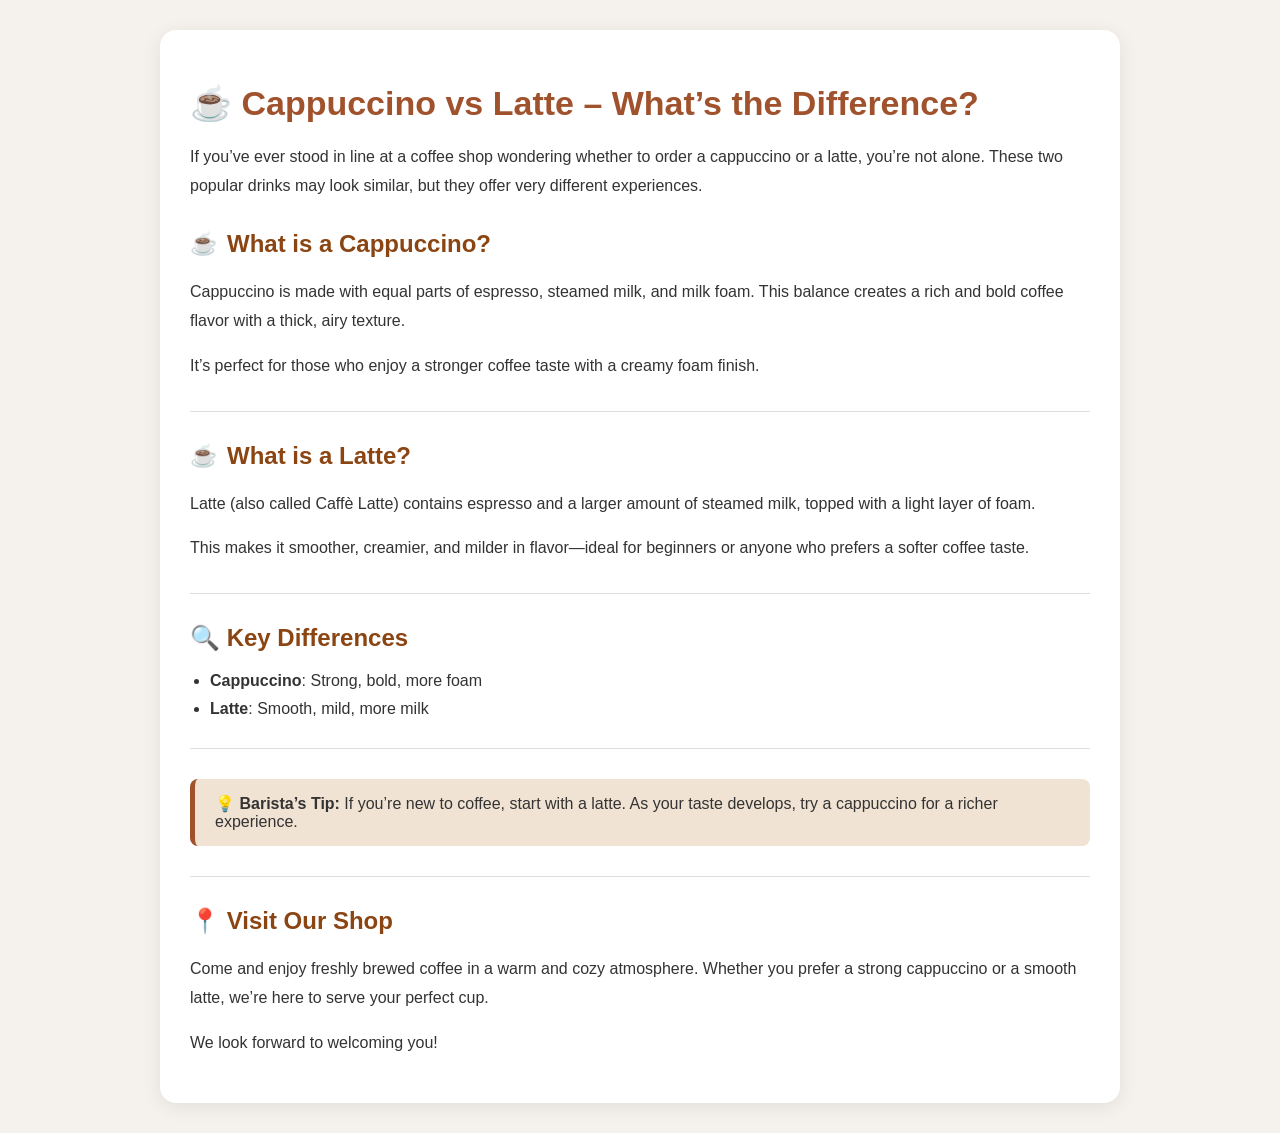
<file: blog1.html>
<!DOCTYPE html>
<html lang="en">
<head>
<meta charset="UTF-8">
<meta name="viewport" content="width=device-width, initial-scale=1.0">
<title>Cappuccino vs Latte</title>
<link rel="icon" href="COFFEE_SHOP_LOGO.webp">
<style>
body {
    font-family: Arial, sans-serif;
    background: #f5f1ed;
    margin: 0;
    padding: 30px;
    color: #333;
}

/* main card */
.container {
    max-width: 900px;
    margin: auto;
    background: #fff;
    padding: 30px;
    border-radius: 16px;
    box-shadow: 0 4px 20px rgba(0,0,0,0.08);
}

/* headings */
h1 {
    font-size: 34px;
    color: #a0522d;
    margin-bottom: 20px;
}

h2 {
    font-size: 24px;
    color: #8b4513;
    margin-top: 30px;
    display: flex;
    align-items: center;
    gap: 10px;
}

p {
    line-height: 1.8;
    margin-bottom: 16px;
}

/* list */
ul {
    padding-left: 20px;
}

li {
    margin-bottom: 10px;
}

/* divider */
hr {
    border: none;
    height: 1px;
    background: #ddd;
    margin: 30px 0;
}

/* highlight tip box */
.tip-box {
    background: #f1e3d3;
    border-left: 5px solid #a0522d;
    padding: 15px 20px;
    border-radius: 8px;
    margin: 20px 0;
}

/* emoji icon spacing */
.icon {
    font-size: 22px;
}
</style>
</head>

<body>

<div class="container">

<h1>☕ Cappuccino vs Latte – What’s the Difference?</h1>

<p>If you’ve ever stood in line at a coffee shop wondering whether to order a cappuccino or a latte, you’re not alone. These two popular drinks may look similar, but they offer very different experiences.</p>

<h2><span class="icon">☕</span> What is a Cappuccino?</h2>
<p>Cappuccino is made with equal parts of espresso, steamed milk, and milk foam. This balance creates a rich and bold coffee flavor with a thick, airy texture.</p>
<p>It’s perfect for those who enjoy a stronger coffee taste with a creamy foam finish.</p>

<hr>

<h2><span class="icon">☕</span> What is a Latte?</h2>
<p>Latte (also called Caffè Latte) contains espresso and a larger amount of steamed milk, topped with a light layer of foam.</p>
<p>This makes it smoother, creamier, and milder in flavor—ideal for beginners or anyone who prefers a softer coffee taste.</p>

<hr>

<h2>🔍 Key Differences</h2>
<ul>
    <li><strong>Cappuccino</strong>: Strong, bold, more foam</li>
    <li><strong>Latte</strong>: Smooth, mild, more milk</li>
</ul>

<hr>

<div class="tip-box">
    <strong>💡 Barista’s Tip:</strong> If you’re new to coffee, start with a latte. As your taste develops, try a cappuccino for a richer experience.
</div>

<hr>

<h2>📍 Visit Our Shop</h2>
<p>Come and enjoy freshly brewed coffee in a warm and cozy atmosphere. Whether you prefer a strong cappuccino or a smooth latte, we’re here to serve your perfect cup.</p>
<p>We look forward to welcoming you!</p>

</div>

</body>
</html>
</file>
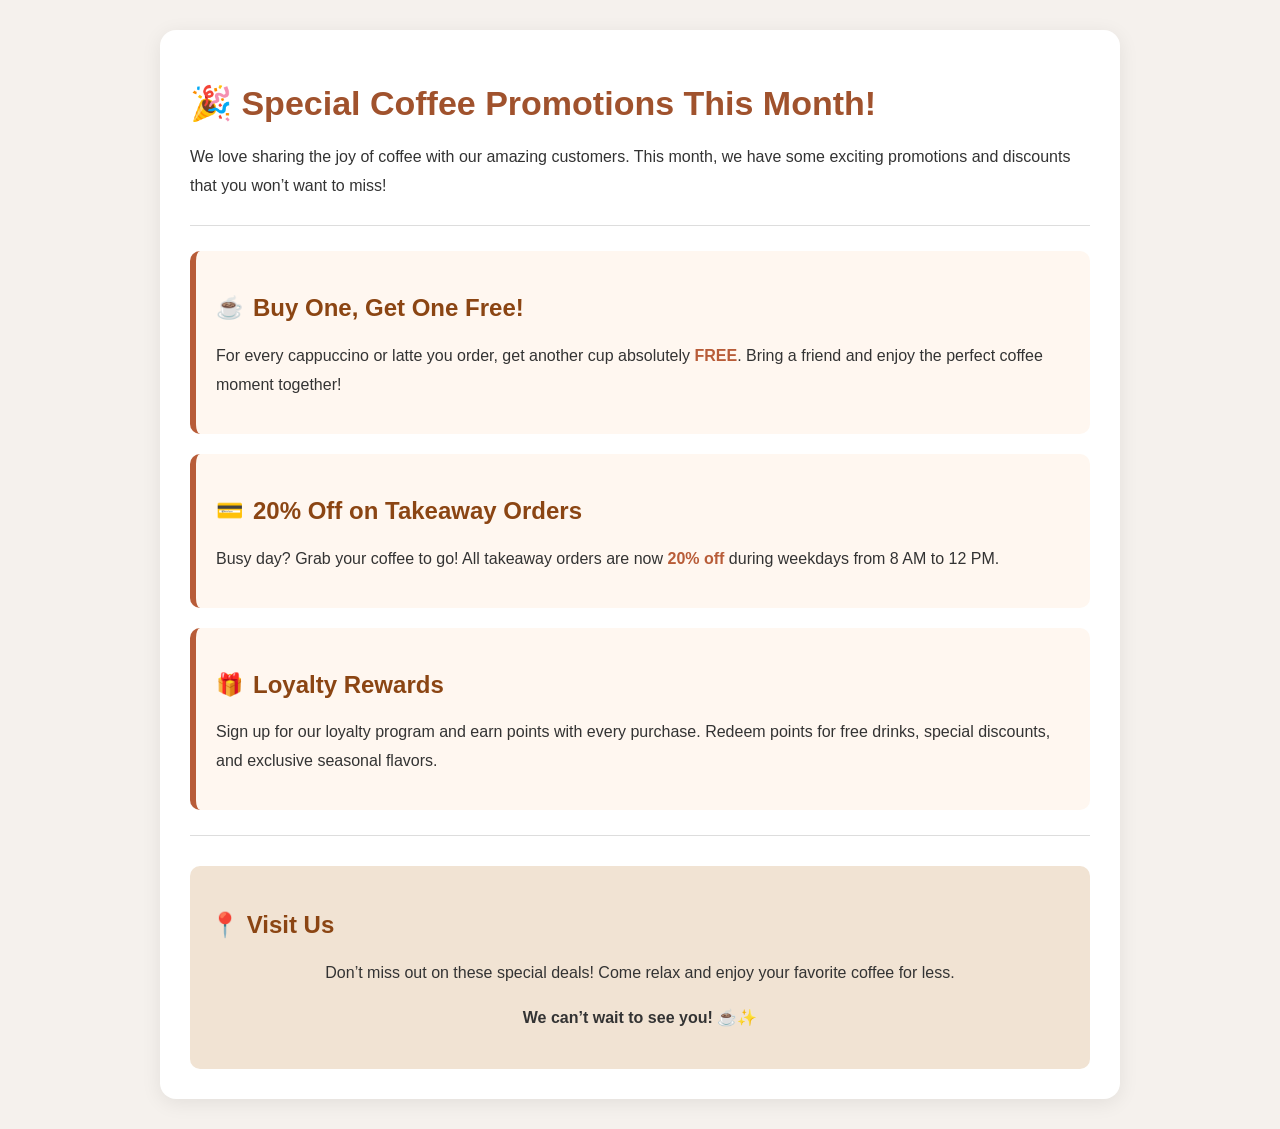
<file: blog2.html>
<!DOCTYPE html>
<html lang="en">
<head>
<meta charset="UTF-8">
<meta name="viewport" content="width=device-width, initial-scale=1.0">
<title>Special Coffee Promotions</title>
<link rel="icon" href="COFFEE_SHOP_LOGO.webp">
<style>
body {
    font-family: Arial, sans-serif;
    background: #f5f1ed;
    margin: 0;
    padding: 30px;
    color: #333;
}

/* main container */
.container {
    max-width: 900px;
    margin: auto;
    background: #fff;
    padding: 30px;
    border-radius: 16px;
    box-shadow: 0 4px 20px rgba(0,0,0,0.08);
}

/* headings */
h1 {
    font-size: 34px;
    color: #a0522d;
    margin-bottom: 20px;
}

h2 {
    font-size: 24px;
    color: #8b4513;
    margin-top: 25px;
    display: flex;
    align-items: center;
    gap: 10px;
}

p {
    margin-bottom: 16px;
    line-height: 1.8;
}

/* divider */
hr {
    border: none;
    height: 1px;
    background: #ddd;
    margin: 25px 0;
}

/* promo card */
.promo {
    background: #fff7f0;
    border-left: 6px solid #b85c38;
    padding: 18px 20px;
    border-radius: 10px;
    margin: 20px 0;
    transition: 0.3s;
}

.promo:hover {
    transform: translateY(-3px);
    box-shadow: 0 6px 15px rgba(0,0,0,0.1);
}

/* highlight text */
.highlight {
    color: #b85c38;
    font-weight: bold;
}

/* footer box */
.footer-box {
    background: #f1e3d3;
    padding: 20px;
    border-radius: 10px;
    text-align: center;
    margin-top: 30px;
}

/* icon */
.icon {
    font-size: 22px;
}
</style>
</head>

<body>

<div class="container">

<h1>🎉 Special Coffee Promotions This Month!</h1>

<p>We love sharing the joy of coffee with our amazing customers. This month, we have some exciting promotions and discounts that you won’t want to miss!</p>

<hr>

<div class="promo">
    <h2><span class="icon">☕</span> Buy One, Get One Free!</h2>
    <p>For every cappuccino or latte you order, get another cup absolutely <span class="highlight">FREE</span>. Bring a friend and enjoy the perfect coffee moment together!</p>
</div>

<div class="promo">
    <h2><span class="icon">💳</span> 20% Off on Takeaway Orders</h2>
    <p>Busy day? Grab your coffee to go! All takeaway orders are now <span class="highlight">20% off</span> during weekdays from 8 AM to 12 PM.</p>
</div>

<div class="promo">
    <h2><span class="icon">🎁</span> Loyalty Rewards</h2>
    <p>Sign up for our loyalty program and earn points with every purchase. Redeem points for free drinks, special discounts, and exclusive seasonal flavors.</p>
</div>

<hr>

<div class="footer-box">
    <h2>📍 Visit Us</h2>
    <p>Don’t miss out on these special deals! Come relax and enjoy your favorite coffee for less.</p>
    <p><strong>We can’t wait to see you! ☕✨</strong></p>
</div>

</div>

</body>
</html>
</file>
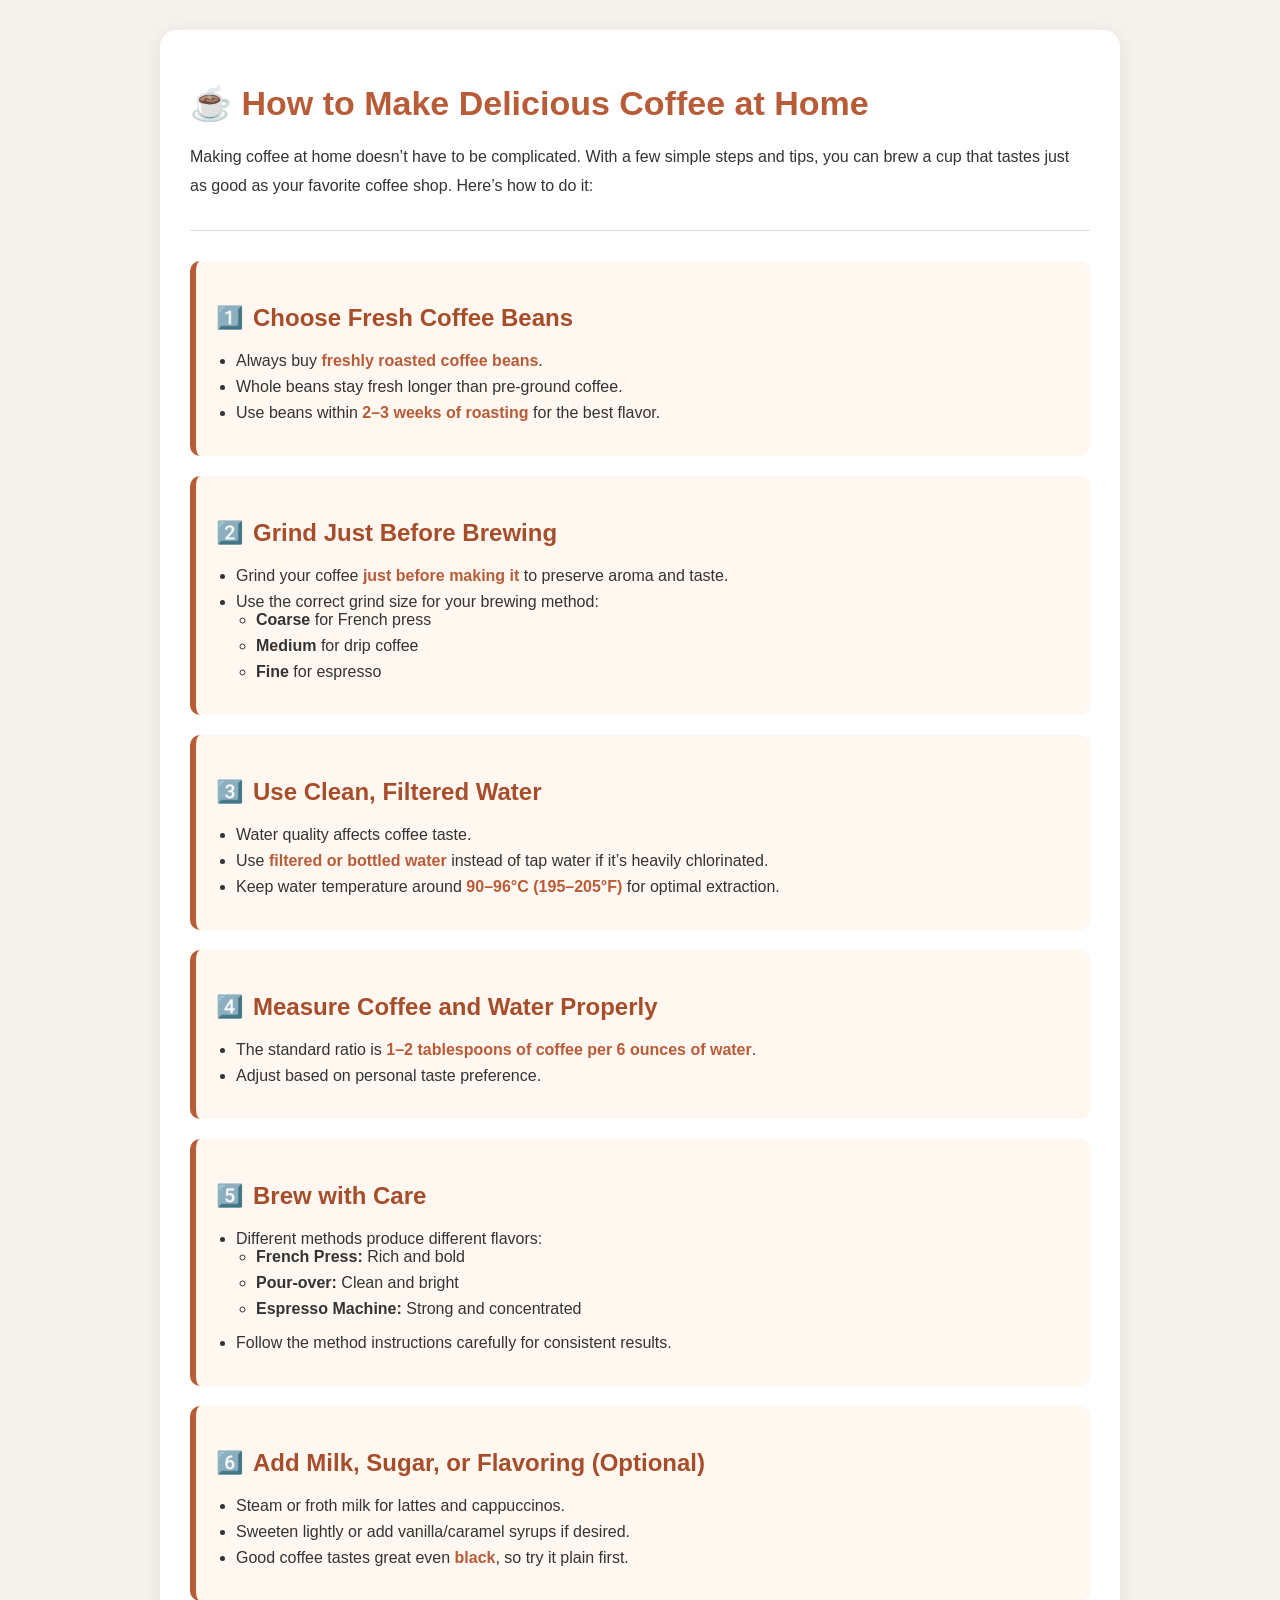
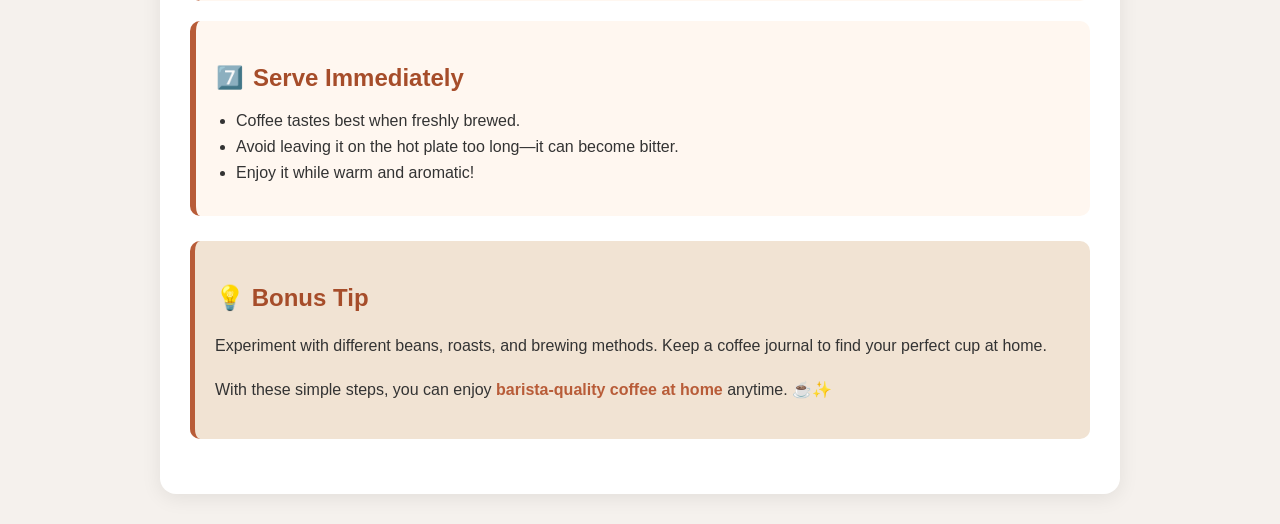
<file: blog3.html>
<!DOCTYPE html>
<html lang="en">
<head>
<meta charset="UTF-8">
<meta name="viewport" content="width=device-width, initial-scale=1.0">
<title>How to Make Delicious Coffee</title>
<link rel="icon" href="COFFEE_SHOP_LOGO.webp">
<style>
body {
    font-family: Arial, sans-serif;
    background: #f5f1ed;
    margin: 0;
    padding: 30px;
    color: #333;
}

/* main card container */
.container {
    max-width: 900px;
    margin: auto;
    background: #fff;
    padding: 30px;
    border-radius: 16px;
    box-shadow: 0 4px 20px rgba(0,0,0,0.08);
}

/* headings */
h1 {
    font-size: 34px;
    color: #b85c38;
    margin-bottom: 20px;
}

h2 {
    font-size: 24px;
    color: #a64d2a;
    margin-top: 25px;
    display: flex;
    align-items: center;
    gap: 10px;
}

/* paragraph */
p {
    margin-bottom: 16px;
    line-height: 1.8;
}

/* list */
ul {
    padding-left: 20px;
    margin-bottom: 16px;
}

li {
    margin-bottom: 8px;
}

/* highlight text */
.highlight {
    color: #b85c38;
    font-weight: bold;
}

/* divider */
hr {
    border: none;
    height: 1px;
    background: #ddd;
    margin: 30px 0;
}

/* step boxes */
.step-box {
    background: #fff7f0;
    border-left: 6px solid #b85c38;
    padding: 18px 20px;
    border-radius: 10px;
    margin: 20px 0;
    transition: 0.3s;
}

.step-box:hover {
    transform: translateY(-3px);
    box-shadow: 0 6px 15px rgba(0,0,0,0.1);
}

/* bonus tip */
.bonus-tip {
    background: #f1e3d3;
    border-left: 5px solid #b85c38;
    padding: 18px 20px;
    border-radius: 10px;
    margin: 25px 0;
}

/* icon size */
.icon {
    font-size: 22px;
}
</style>
</head>

<body>

<div class="container">

<h1>☕ How to Make Delicious Coffee at Home</h1>

<p>Making coffee at home doesn’t have to be complicated. With a few simple steps and tips, you can brew a cup that tastes just as good as your favorite coffee shop. Here’s how to do it:</p>

<hr>

<div class="step-box">
<h2><span class="icon">1️⃣</span> Choose Fresh Coffee Beans</h2>
<ul>
    <li>Always buy <span class="highlight">freshly roasted coffee beans</span>.</li>
    <li>Whole beans stay fresh longer than pre-ground coffee.</li>
    <li>Use beans within <span class="highlight">2–3 weeks of roasting</span> for the best flavor.</li>
</ul>
</div>

<div class="step-box">
<h2><span class="icon">2️⃣</span> Grind Just Before Brewing</h2>
<ul>
    <li>Grind your coffee <span class="highlight">just before making it</span> to preserve aroma and taste.</li>
    <li>Use the correct grind size for your brewing method:
        <ul>
            <li><strong>Coarse</strong> for French press</li>
            <li><strong>Medium</strong> for drip coffee</li>
            <li><strong>Fine</strong> for espresso</li>
        </ul>
    </li>
</ul>
</div>

<div class="step-box">
<h2><span class="icon">3️⃣</span> Use Clean, Filtered Water</h2>
<ul>
    <li>Water quality affects coffee taste.</li>
    <li>Use <span class="highlight">filtered or bottled water</span> instead of tap water if it’s heavily chlorinated.</li>
    <li>Keep water temperature around <span class="highlight">90–96°C (195–205°F)</span> for optimal extraction.</li>
</ul>
</div>

<div class="step-box">
<h2><span class="icon">4️⃣</span> Measure Coffee and Water Properly</h2>
<ul>
    <li>The standard ratio is <span class="highlight">1–2 tablespoons of coffee per 6 ounces of water</span>.</li>
    <li>Adjust based on personal taste preference.</li>
</ul>
</div>

<div class="step-box">
<h2><span class="icon">5️⃣</span> Brew with Care</h2>
<ul>
    <li>Different methods produce different flavors:
        <ul>
            <li><strong>French Press:</strong> Rich and bold</li>
            <li><strong>Pour-over:</strong> Clean and bright</li>
            <li><strong>Espresso Machine:</strong> Strong and concentrated</li>
        </ul>
    </li>
    <li>Follow the method instructions carefully for consistent results.</li>
</ul>
</div>

<div class="step-box">
<h2><span class="icon">6️⃣</span> Add Milk, Sugar, or Flavoring (Optional)</h2>
<ul>
    <li>Steam or froth milk for lattes and cappuccinos.</li>
    <li>Sweeten lightly or add vanilla/caramel syrups if desired.</li>
    <li>Good coffee tastes great even <span class="highlight">black</span>, so try it plain first.</li>
</ul>
</div>

<div class="step-box">
<h2><span class="icon">7️⃣</span> Serve Immediately</h2>
<ul>
    <li>Coffee tastes best when freshly brewed.</li>
    <li>Avoid leaving it on the hot plate too long—it can become bitter.</li>
    <li>Enjoy it while warm and aromatic!</li>
</ul>
</div>

<div class="bonus-tip">
<h2>💡 Bonus Tip</h2>
<p>Experiment with different beans, roasts, and brewing methods. Keep a coffee journal to find your perfect cup at home.</p>
<p>With these simple steps, you can enjoy <span class="highlight">barista-quality coffee at home</span> anytime. ☕✨</p>
</div>

</div>

</body>
</html>
</file>
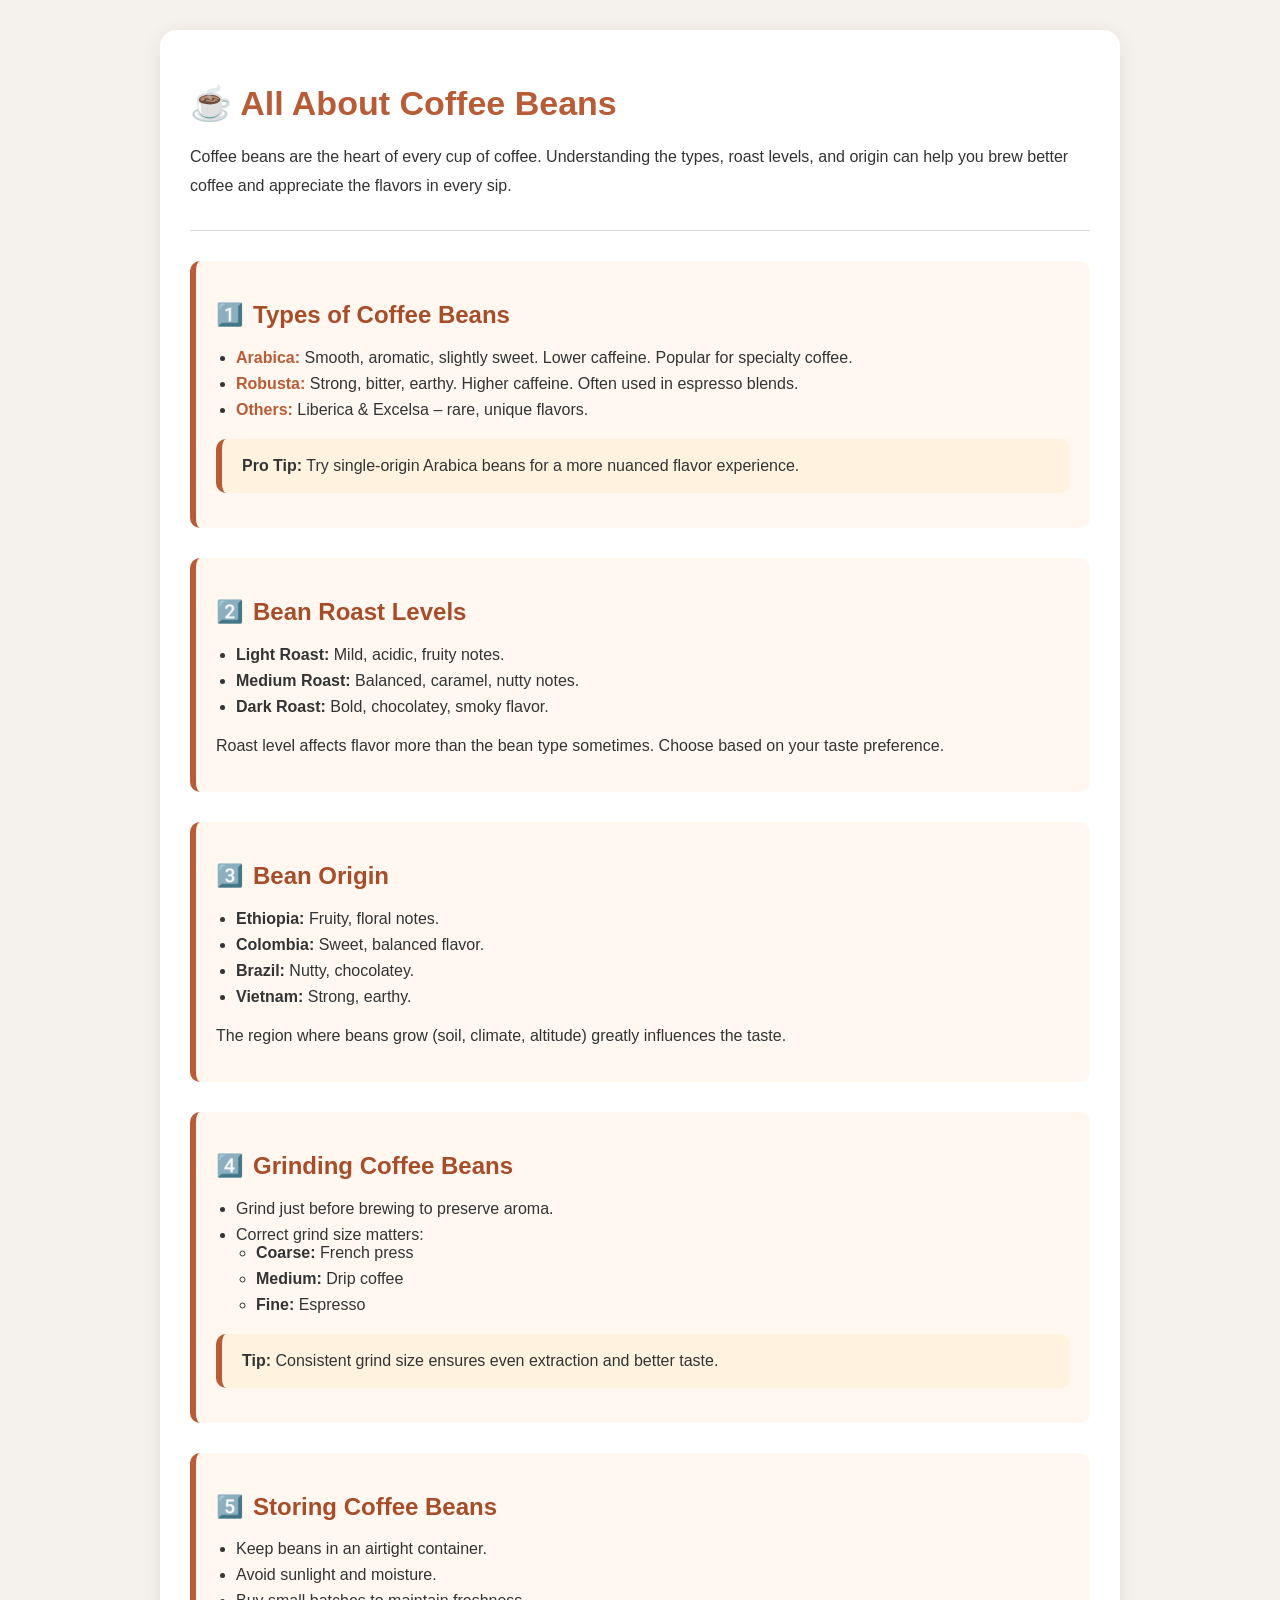
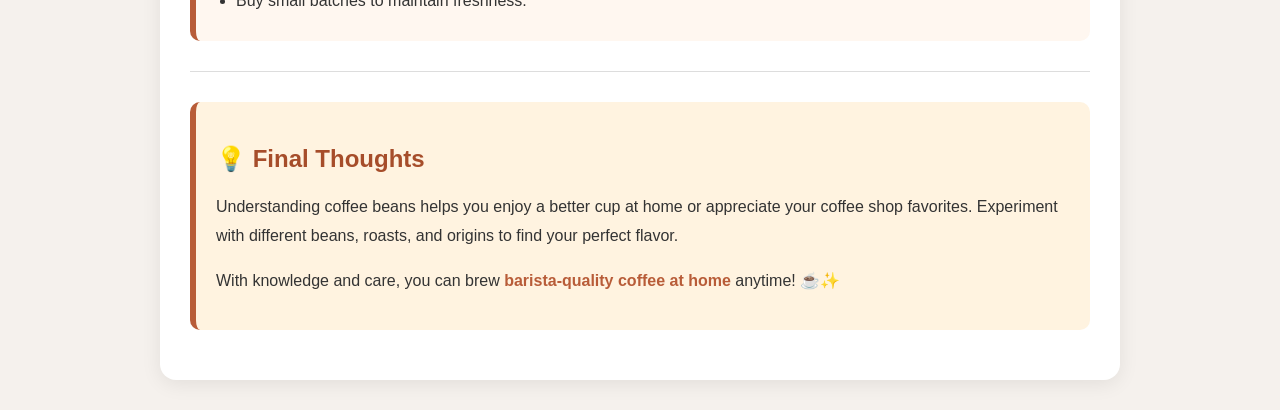
<file: blog4.html>
<!DOCTYPE html>
<html lang="en">
<head>
<meta charset="UTF-8">
<meta name="viewport" content="width=device-width, initial-scale=1.0">
<title>All About Coffee Beans</title>
<link rel="icon" href="COFFEE_SHOP_LOGO.webp">
<style>
body {
    font-family: Arial, sans-serif;
    background: #f5f1ed;
    margin: 0;
    padding: 30px;
    color: #333;
}

/* main container card */
.container {
    max-width: 900px;
    margin: auto;
    background: #fff;
    padding: 30px;
    border-radius: 16px;
    box-shadow: 0 4px 20px rgba(0,0,0,0.08);
}

/* headings */
h1 {
    font-size: 34px;
    color: #b85c38;
    margin-bottom: 20px;
}

h2 {
    font-size: 24px;
    color: #a64d2a;
    margin-top: 25px;
    display: flex;
    align-items: center;
    gap: 10px;
}

h3 {
    font-size: 20px;
    margin-top: 20px;
    margin-bottom: 10px;
}

/* paragraph & list */
p {
    margin-bottom: 16px;
    line-height: 1.8;
}

ul {
    padding-left: 20px;
    margin-bottom: 16px;
}

li {
    margin-bottom: 8px;
}

/* highlight text */
.highlight {
    color: #b85c38;
    font-weight: bold;
}

/* horizontal rule */
hr {
    border: none;
    height: 1px;
    background: #ddd;
    margin: 30px 0;
}

/* tip box */
.tip-box {
    background: #fff3e0;
    border-left: 6px solid #b85c38;
    padding: 18px 20px;
    border-radius: 10px;
    margin: 20px 0;
    transition: 0.3s;
}

.tip-box:hover {
    transform: translateY(-2px);
    box-shadow: 0 6px 12px rgba(0,0,0,0.1);
}

/* section box for each main topic */
.section-box {
    margin-bottom: 30px;
    padding: 15px 20px;
    background: #fff7f0;
    border-radius: 10px;
    border-left: 6px solid #b85c38;
}

.icon {
    font-size: 22px;
}
</style>
</head>
<body>

<div class="container">

<h1>☕ All About Coffee Beans</h1>

<p>Coffee beans are the heart of every cup of coffee. Understanding the types, roast levels, and origin can help you brew better coffee and appreciate the flavors in every sip.</p>

<hr>

<div class="section-box">
<h2><span class="icon">1️⃣</span> Types of Coffee Beans</h2>
<ul>
    <li><span class="highlight">Arabica:</span> Smooth, aromatic, slightly sweet. Lower caffeine. Popular for specialty coffee.</li>
    <li><span class="highlight">Robusta:</span> Strong, bitter, earthy. Higher caffeine. Often used in espresso blends.</li>
    <li><span class="highlight">Others:</span> Liberica & Excelsa – rare, unique flavors.</li>
</ul>
<div class="tip-box">
<strong>Pro Tip:</strong> Try single-origin Arabica beans for a more nuanced flavor experience.
</div>
</div>

<div class="section-box">
<h2><span class="icon">2️⃣</span> Bean Roast Levels</h2>
<ul>
    <li><strong>Light Roast:</strong> Mild, acidic, fruity notes.</li>
    <li><strong>Medium Roast:</strong> Balanced, caramel, nutty notes.</li>
    <li><strong>Dark Roast:</strong> Bold, chocolatey, smoky flavor.</li>
</ul>
<p>Roast level affects flavor more than the bean type sometimes. Choose based on your taste preference.</p>
</div>

<div class="section-box">
<h2><span class="icon">3️⃣</span> Bean Origin</h2>
<ul>
    <li><strong>Ethiopia:</strong> Fruity, floral notes.</li>
    <li><strong>Colombia:</strong> Sweet, balanced flavor.</li>
    <li><strong>Brazil:</strong> Nutty, chocolatey.</li>
    <li><strong>Vietnam:</strong> Strong, earthy.</li>
</ul>
<p>The region where beans grow (soil, climate, altitude) greatly influences the taste.</p>
</div>

<div class="section-box">
<h2><span class="icon">4️⃣</span> Grinding Coffee Beans</h2>
<ul>
    <li>Grind just before brewing to preserve aroma.</li>
    <li>Correct grind size matters:
        <ul>
            <li><strong>Coarse:</strong> French press</li>
            <li><strong>Medium:</strong> Drip coffee</li>
            <li><strong>Fine:</strong> Espresso</li>
        </ul>
    </li>
</ul>
<div class="tip-box">
<strong>Tip:</strong> Consistent grind size ensures even extraction and better taste.
</div>
</div>

<div class="section-box">
<h2><span class="icon">5️⃣</span> Storing Coffee Beans</h2>
<ul>
    <li>Keep beans in an airtight container.</li>
    <li>Avoid sunlight and moisture.</li>
    <li>Buy small batches to maintain freshness.</li>
</ul>
</div>

<hr>

<div class="tip-box">
<h2>💡 Final Thoughts</h2>
<p>Understanding coffee beans helps you enjoy a better cup at home or appreciate your coffee shop favorites. Experiment with different beans, roasts, and origins to find your perfect flavor.</p>
<p>With knowledge and care, you can brew <span class="highlight">barista-quality coffee at home</span> anytime! ☕✨</p>
</div>

</div>

</body>
</html>
</file>
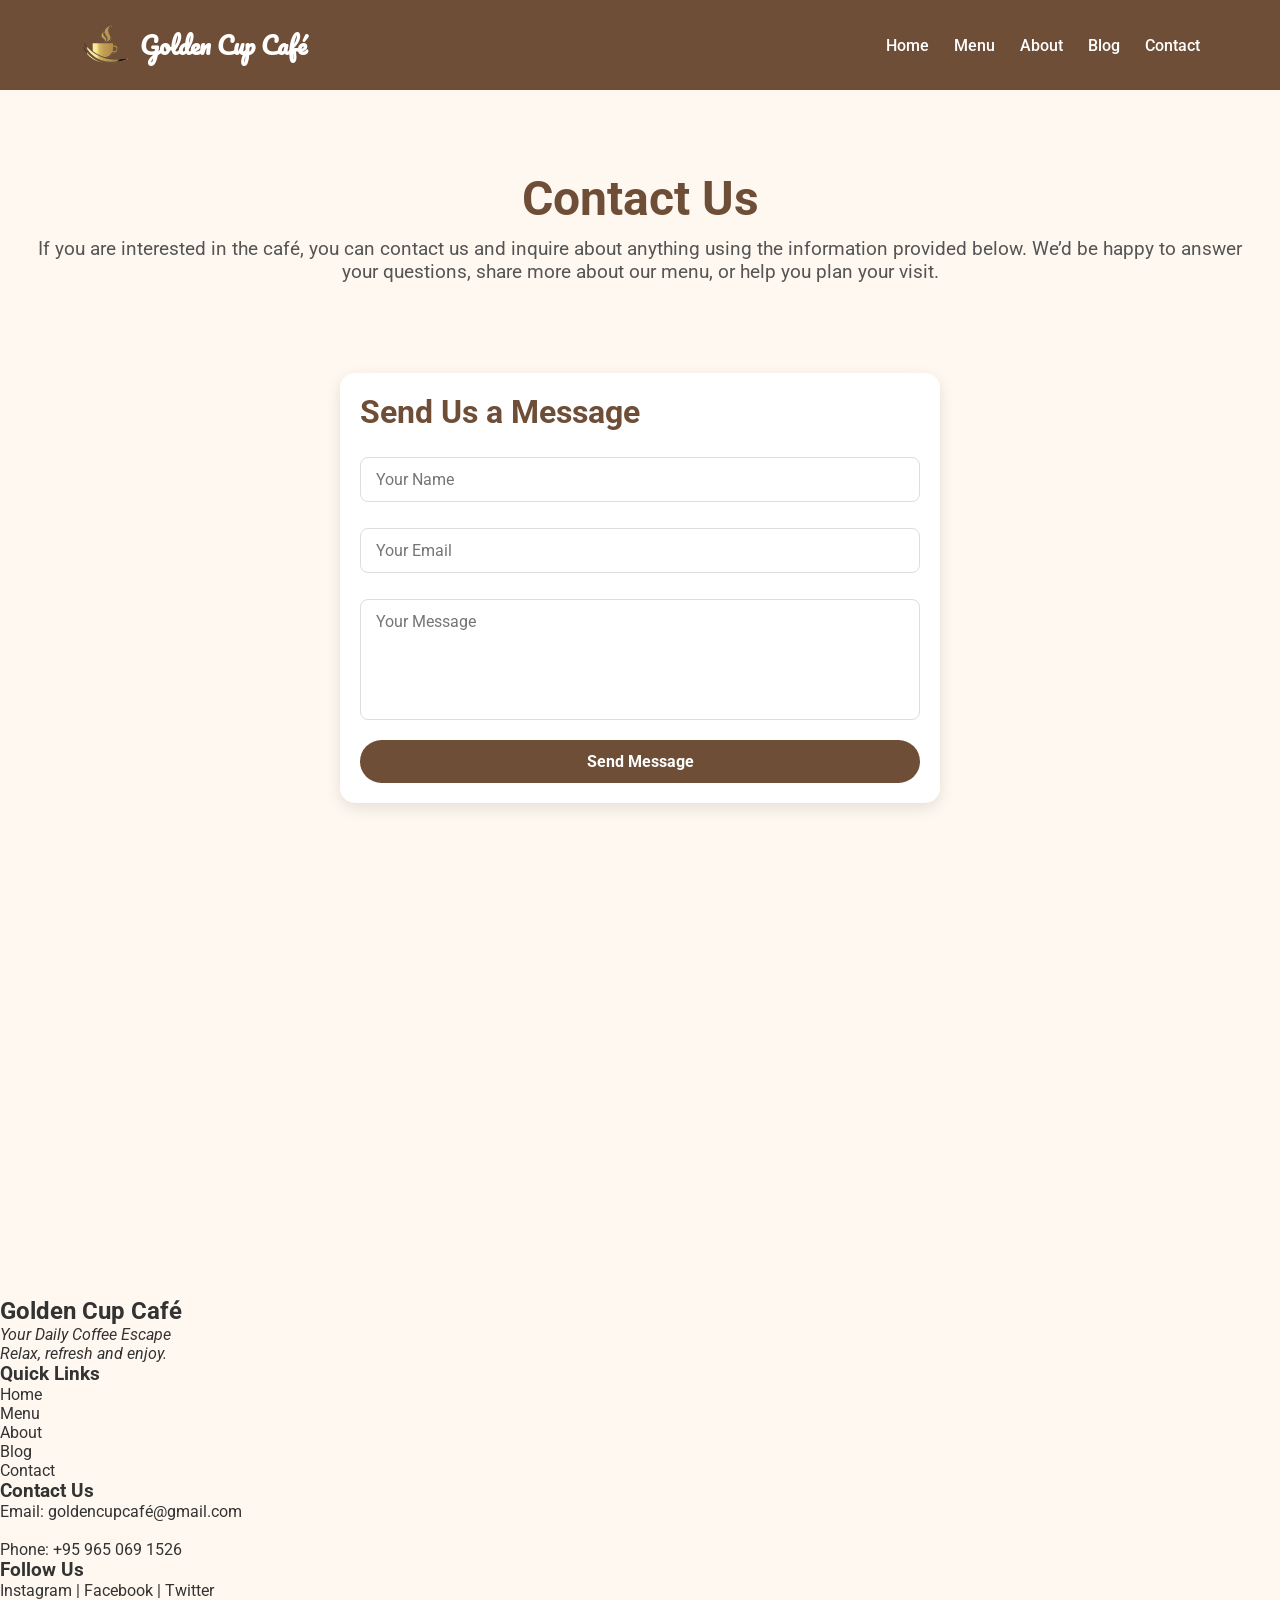
<file: contact.html>
<!DOCTYPE html>
<html lang="en">
<head>
  <meta charset="UTF-8">
  <meta name="viewport">
  <meta name="description" content="Enjoy the best coffee, tea, and fresh desserts at Golden Cup Café in Dawei. A cozy place to relax with friends. Visit us today!">
  <title>Golden Cup Café | Contact</title>
  <link rel="icon" href="COFFEE_SHOP_LOGO.webp">
  <link href="https://fonts.googleapis.com/css2?family=Roboto:wght@400;700&family=Pacifico&display=swap" rel="stylesheet">
  <link rel="stylesheet" href="style.css">
</head>

<body>
  <!-- HEADER -->
  <header>
     <div class="logo">
      <img src="COFFEE_SHOP_LOGO.png" alt="My Logo" class="logoimg"><h1>Golden Cup Café</h1>
    </div>
    <nav>
      <ul>
        <li><a href="index.html">Home</a></li>
        <li><a href="menu.html">Menu</a></li>
        <li><a href="about.html">About</a></li>
        <li><a href="blog.html">Blog</a></li>
        <li><a href="contact.html">Contact</a></li>
      </ul>
    </nav>
  </header>

  <!-- PAGE TITLE -->
  <section class="page-title">
    <h2>Contact Us</h2>
    <p>If you are interested in the café, you can contact us and inquire about anything using the information provided below. We’d be happy to answer your questions, share more about our menu, or help you plan your visit.</p>
  </section>

  <!-- CONTACT SECTION -->
  <section class="contact-section" id="contact">

    <!-- CONTACT FORM -->
    <div class="contact-form">
      <h3>Send Us a Message</h3>
      <form action="#" method="post">
        <input type="text" name="name" placeholder="Your Name" required>
        <input type="email" name="email" placeholder="Your Email" required>
        <textarea name="message" rows="5" placeholder="Your Message" required></textarea>
        <button type="submit">Send Message</button>
      </form>
    </div>
  </section>

  <!-- MAP -->
  <div class="map">
    <iframe src="https://www.google.com/maps/embed?pb=!1m18!1m12!1m3!1d61918.736616076196!2d98.1553733653786!3d14.081838393514783!2m3!1f0!2f0!3f0!3m2!1i1024!2i768!4f13.1!3m3!1m2!1s0x30e50bc719b6f191%3A0xa7c45ea8fdf2bb4a!2sDawei!5e0!3m2!1sen!2smm!4v1774011646049!5m2!1sen!2smm" width="600" height="450" style="border:0;" allowfullscreen="" loading="lazy" referrerpolicy="no-referrer-when-downgrade"></iframe>
  </div>

  <!-- FOOTER -->
  <footer>
  <div class="footer-container">
    <div class="footer-brand">
      <h2>Golden Cup Café</h2>
      <p> <i>Your Daily Coffee Escape<br>
            Relax, refresh and enjoy.</i></p>
    </div>

    <!-- Quick Links -->
    <div class="footer-links">
      <h3>Quick Links</h3>
      <ul>
        <li><a href="index.html">Home</a></li>
        <li><a href="menu.html">Menu</a></li>
        <li><a href="about.html">About</a></li>
        <li><a href="blog.html">Blog</a></li>
        <li><a href="contact.html">Contact</a></li>
      </ul>
    </div>

    <!-- Contact Info -->
    <div class="footer-contact">
      <h3>Contact Us</h3>
      <p>Email: <a href="mailto:goldencupcafé@gmail.com">goldencupcafé@gmail.com</a></p>
      <br>
      <p>Phone: <a href="tel:+959650691526">+95 965 069 1526</a></p>
    </div>

    <!-- Social Media -->
    <div class="footer-social">
      <h3>Follow Us</h3>
      <a href="https://www.instagram.com" target="_blank">Instagram</a> |
      <a href="https://www.facebook.com" target="_blank">Facebook</a> |
      <a href="https://www.twitter.com" target="_blank">Twitter</a>
    </div>
  </div>

  <div class="footer-bottom">
    <p>&copy; 2026 Golden Cup Café. All rights reserved. | Created By Khin Thandar Moe</p>
  </div>
  </footer>

</body>
</html>
</file>
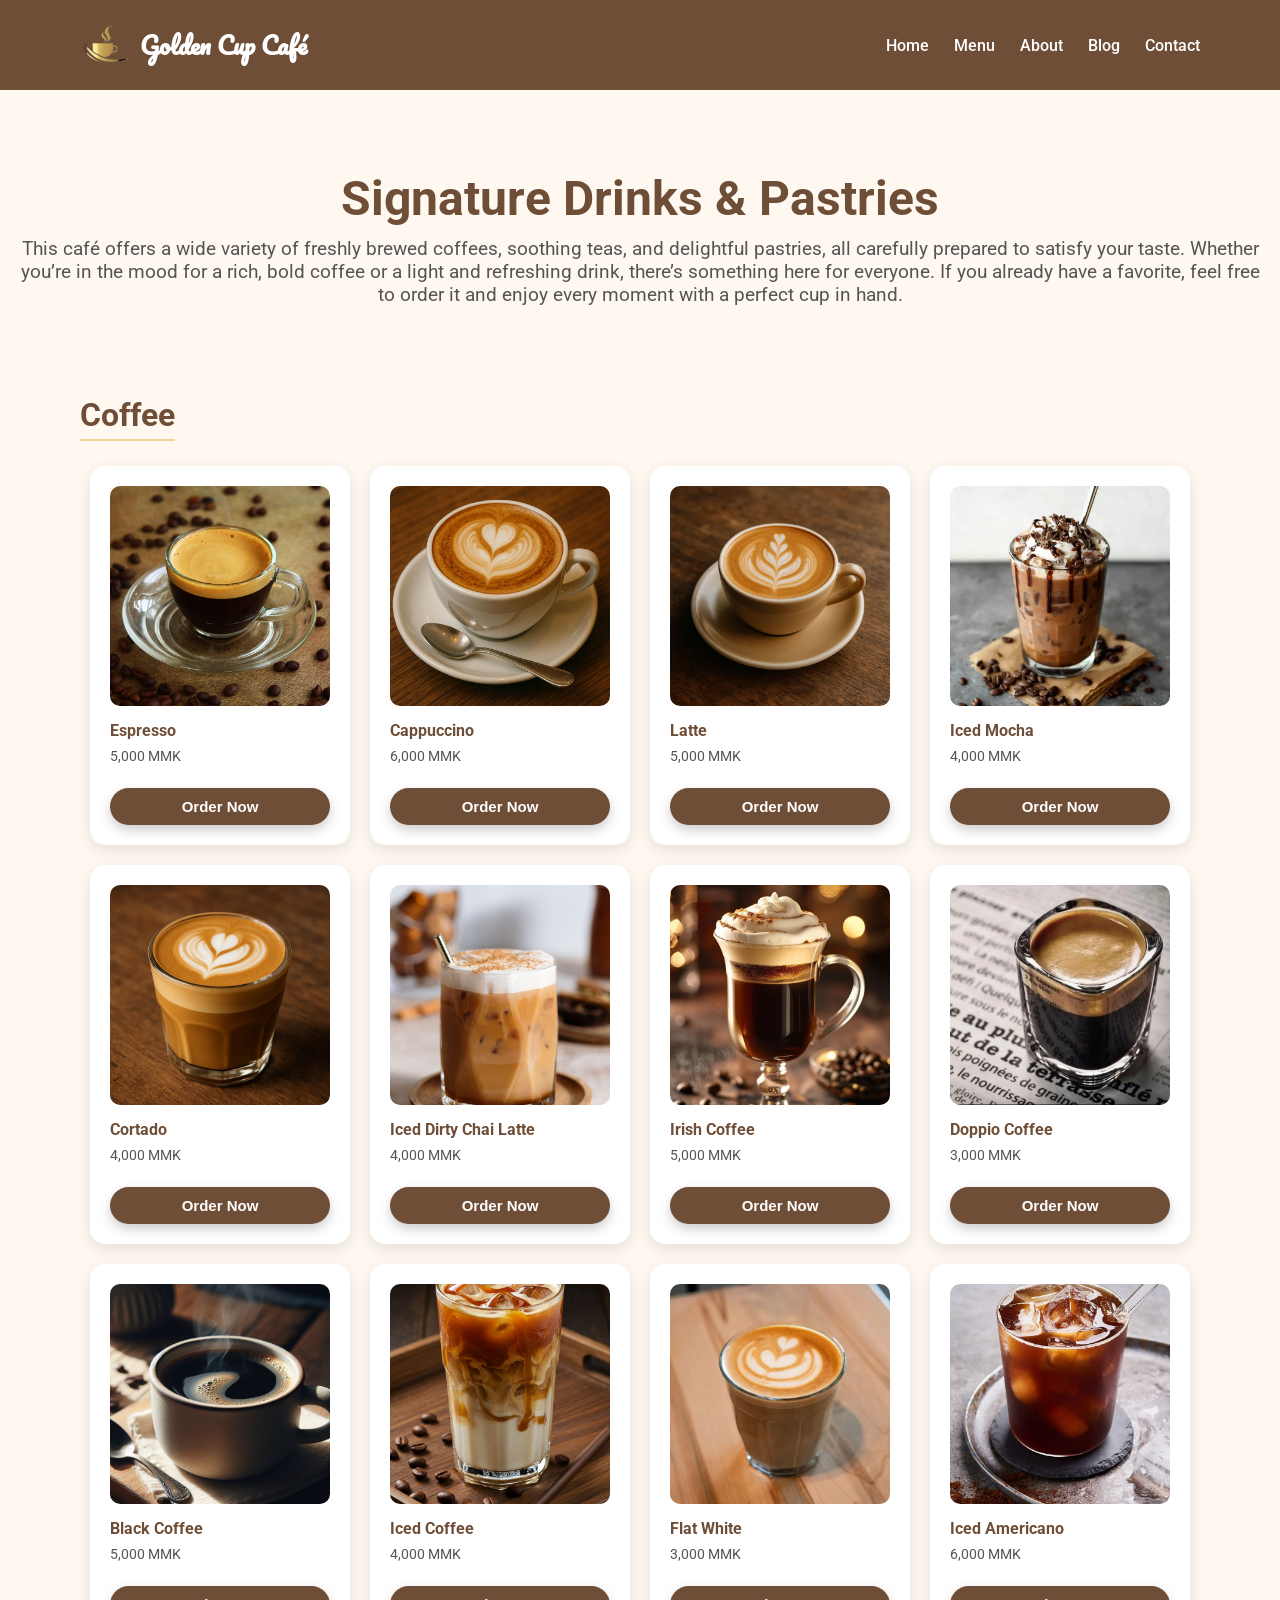
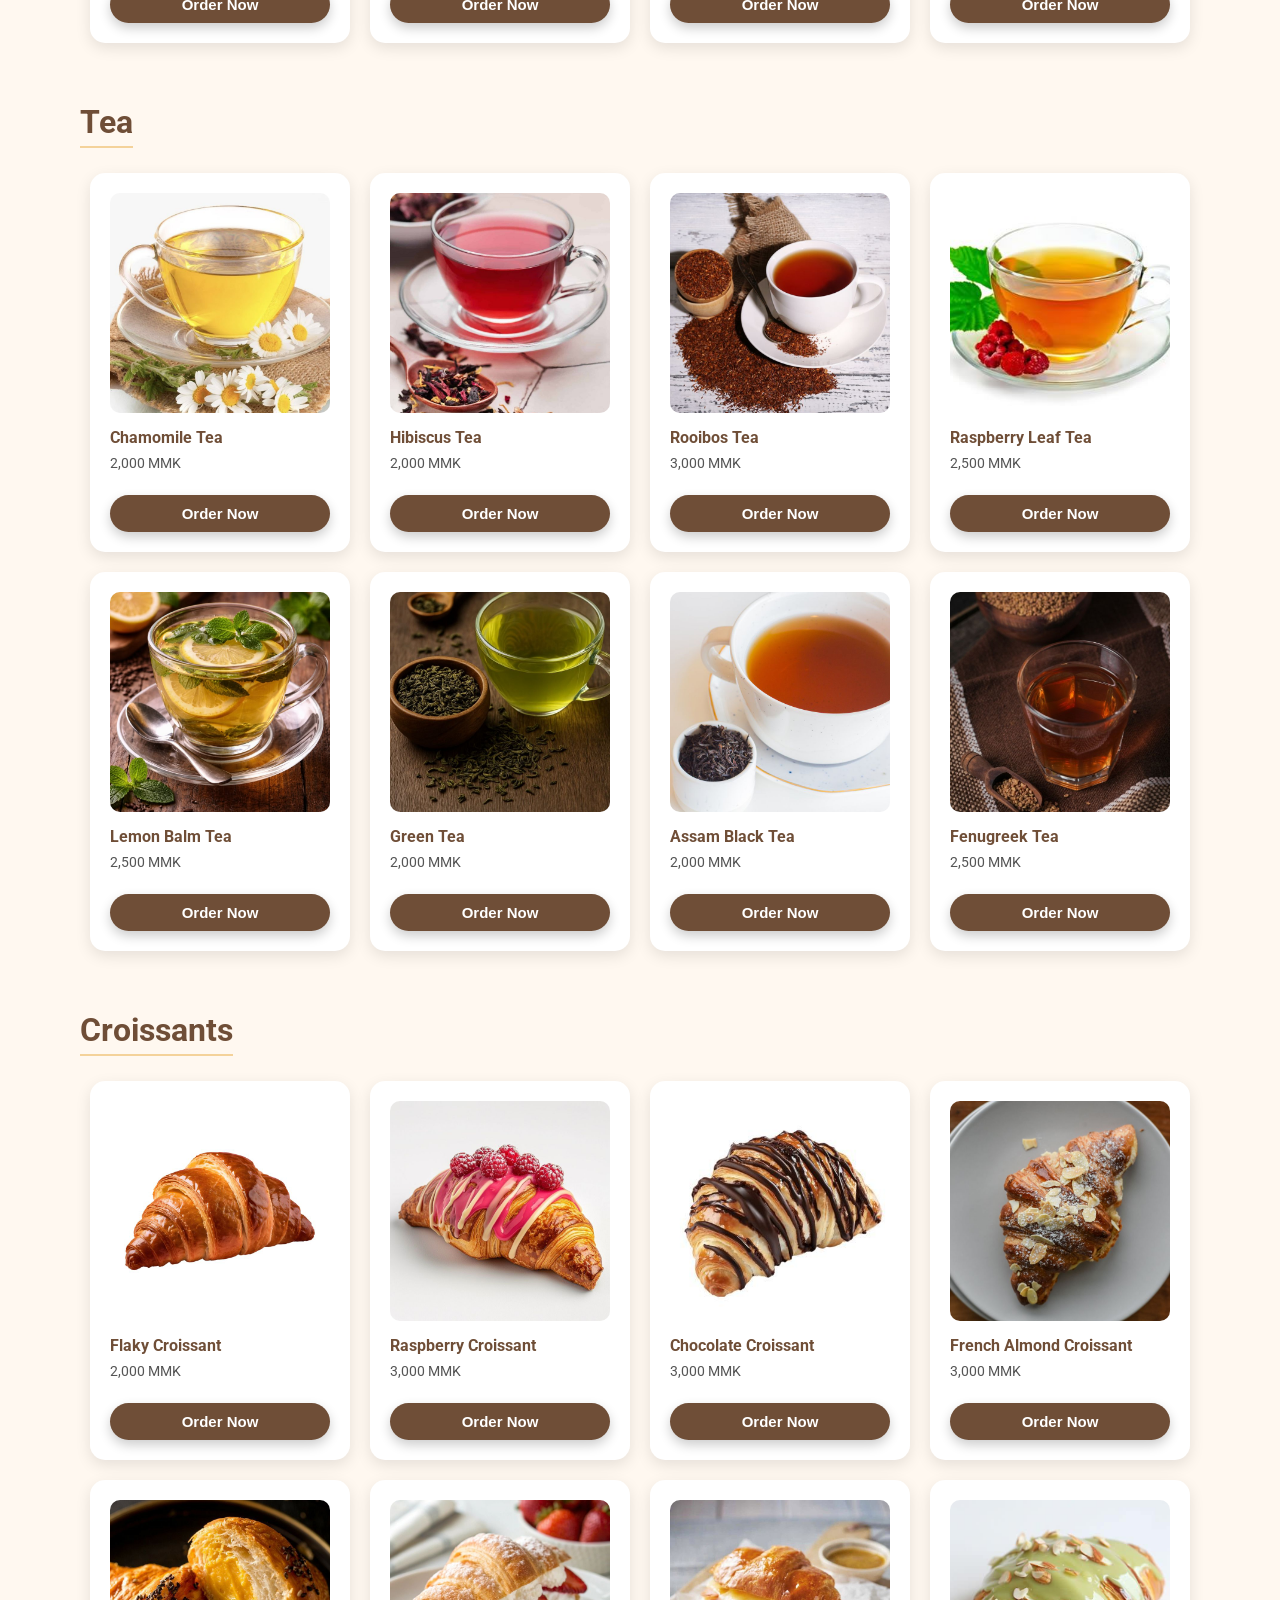
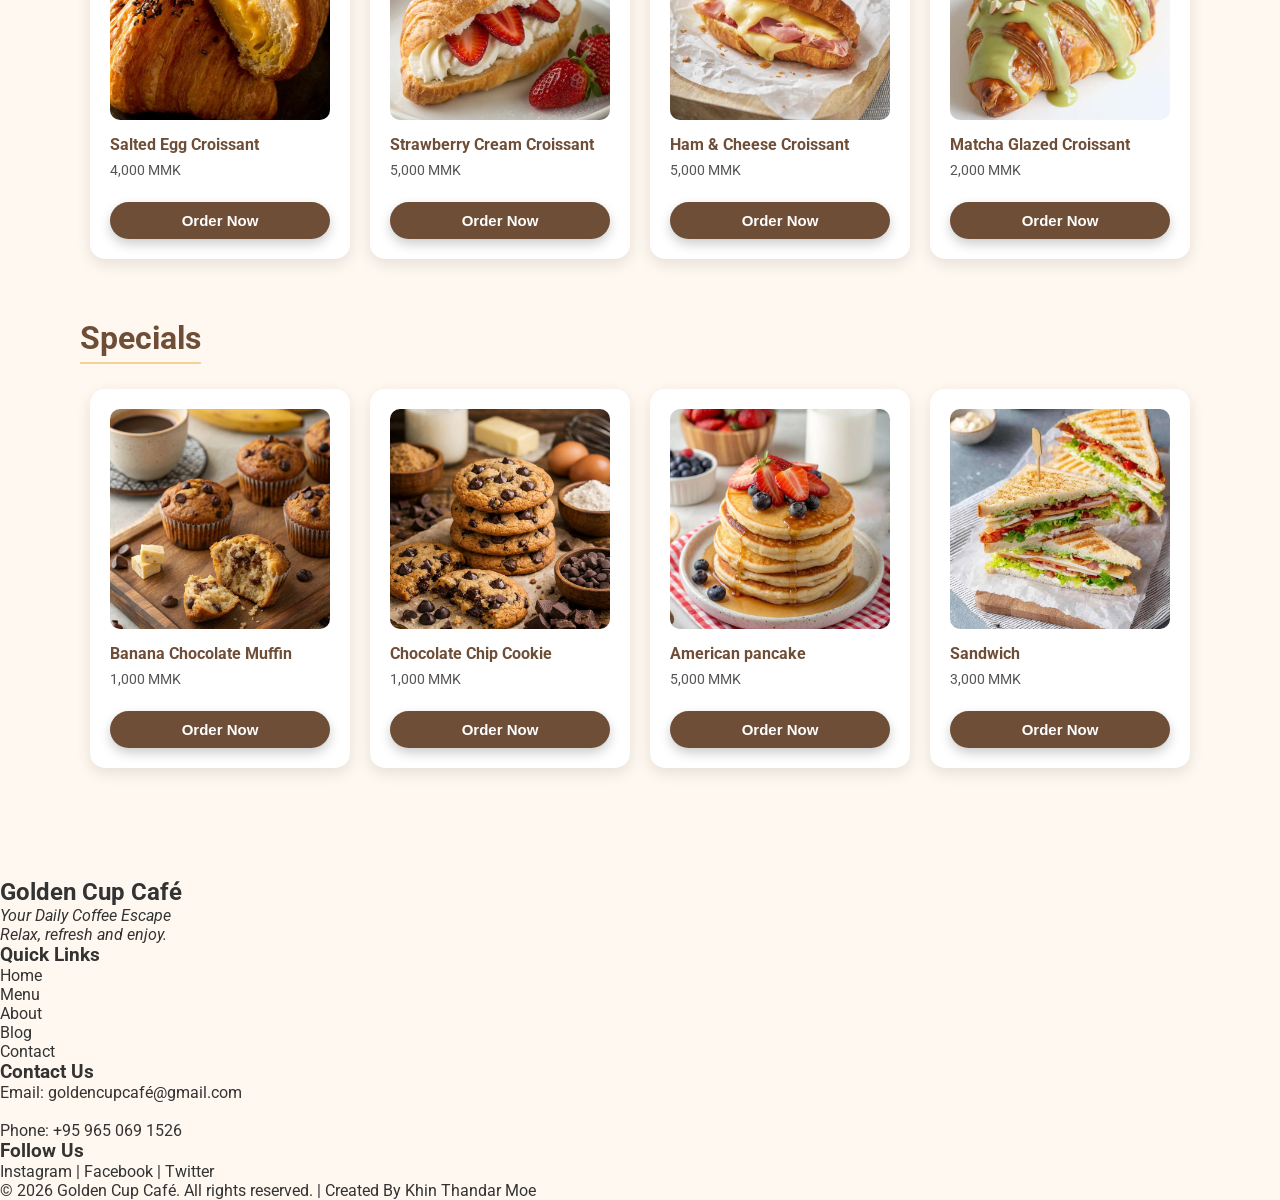
<file: menu.html>
<!DOCTYPE html>
<html lang="en">
<head>
  <meta charset="UTF-8">
  <meta name="viewport">
  <meta name="description" content="Enjoy the best coffee, tea, and fresh desserts at Golden Cup Café in Dawei. A cozy place to relax with friends. Visit us today!">
  <title>Golden Cup Café | Menu</title>
  <link rel="icon" href="COFFEE_SHOP_LOGO.webp">
  <link href="https://fonts.googleapis.com/css2?family=Roboto:wght@400;700&family=Pacifico&display=swap" rel="stylesheet">
 <link rel="stylesheet" href="style.css">
</head>

<body>
  <!-- HEADER -->
  <header>
     <div class="logo">
      <img src="COFFEE_SHOP_LOGO.png" alt="My Logo" class="logoimg"><h1>Golden Cup Café</h1>
    </div>
    <nav>
      <ul>
        <li><a href="index.html">Home</a></li>
        <li><a href="menu.html">Menu</a></li>
        <li><a href="about.html">About</a></li>
        <li><a href="blog.html">Blog</a></li>
        <li><a href="contact.html">Contact</a></li>
      </ul>
    </nav>
  </header>

  <!-- PAGE TITLE -->
  <section class="page-title">
    <h2>Signature Drinks & Pastries</h2>
    <p>This café offers a wide variety of freshly brewed coffees, soothing teas, and delightful pastries, all carefully prepared to satisfy your taste. Whether you’re in the mood for a rich, bold coffee or a light and refreshing drink, there’s something here for everyone. If you already have a favorite, feel free to order it and enjoy every moment with a perfect cup in hand.</p>
  </section>

  <!-- MENU SECTION -->
  <section class="menu-section">

    <!-- Coffee Category -->
    <div class="menu-category">
      <h3>Coffee</h3>
      <div class="menu-items">
        <div class="menu-item">
          <img src="Espresso.jpg" alt="Espresso">
          <h4>Espresso</h4>
          <p>5,000 MMK</p>
          <a href="orderform.html"><button class="order-btn">Order Now</button></a>
        </div>

        <div class="menu-item">
          <img src="Cappuccino.jpg" alt="Cappuccino">
          <h4>Cappuccino</h4>
          <p>6,000 MMK</p>
          <a href="orderform.html"><button class="order-btn">Order Now</button></a>
        </div>

        <div class="menu-item">
          <img src="Latte.jpg" alt="Latte">
          <h4>Latte</h4>
          <p>5,000 MMK</p>
          <a href="orderform.html"><button class="order-btn">Order Now</button></a>
        </div>

        <div class="menu-item">
          <img src="Iced Mocha.jpg" alt="Iced Mocha">
          <h4>Iced Mocha</h4>
          <p>4,000 MMK</p>
          <a href="orderform.html"><button class="order-btn">Order Now</button></a>
        </div>

        <div class="menu-item">
          <img src="Cortado.jpg" alt="Cortado">
          <h4>Cortado</h4>
          <p>4,000 MMK</p>
          <a href="orderform.html"><button class="order-btn">Order Now</button></a>
        </div>

        <div class="menu-item">
          <img src="Iced Dirty Chai Latte.jpg" alt="Iced Dirty Chai Latte">
          <h4>Iced Dirty Chai Latte</h4>
          <p>4,000 MMK</p>
          <a href="orderform.html"><button class="order-btn">Order Now</button></a>
        </div>

        <div class="menu-item">
          <img src="Irish Coffee.jpg" alt="Irish Coffee">
          <h4>Irish Coffee</h4>
          <p>5,000 MMK</p>
          <a href="orderform.html"><button class="order-btn">Order Now</button></a>
        </div>

        <div class="menu-item">
          <img src="Doppio Coffee.jpg" alt="Doppio Coffee">
          <h4>Doppio Coffee</h4>
          <p>3,000 MMK</p>
          <a href="orderform.html"><button class="order-btn">Order Now</button></a>
        </div>

        <div class="menu-item">
          <img src="Black coffee.jpg" alt="Black Coffee">
          <h4>Black Coffee</h4>
          <p>5,000 MMK</p>
          <a href="orderform.html"><button class="order-btn">Order Now</button></a>
        </div>

        <div class="menu-item">
          <img src="Iced Coffee.jpg" alt="Iced Coffee">
          <h4>Iced Coffee</h4>
          <p>4,000 MMK</p>
          <a href="orderform.html"><button class="order-btn">Order Now</button></a>
        </div>

        <div class="menu-item">
          <img src="Flat White.jpg" alt="Flat White">
          <h4>Flat White</h4>
          <p>3,000 MMK</p>
          <a href="orderform.html"><button class="order-btn">Order Now</button></a>
        </div>

        <div class="menu-item">
          <img src="Iced Americano.jpg" alt="Iced Americano">
          <h4>Iced Americano</h4>
          <p>6,000 MMK</p>
          <a href="orderform.html"><button class="order-btn">Order Now</button></a>
        </div>

      </div>
    </div>

    <!-- Tea Category -->
    <div class="menu-category" id="tea">
      <h3>Tea</h3>
      <div class="menu-items">
        <div class="menu-item">
          <img src="Chamomile Tea.jpg" alt="Chamomile Tea">
          <h4>Chamomile Tea</h4>
          <p>2,000 MMK</p>
          <a href="orderform.html"><button class="order-btn">Order Now</button></a>
        </div>

        <div class="menu-item">
          <img src="Hibiscus Tea.jpg" alt="Hibiscus Tea">
          <h4>Hibiscus Tea</h4>
          <p>2,000 MMK</p>
          <a href="orderform.html"><button class="order-btn">Order Now</button></a>
        </div>

        <div class="menu-item">
          <img src="Rooibos Tea.jpg" alt="Rooibos Tea">
          <h4>Rooibos Tea</h4>
          <p>3,000 MMK</p>
          <a href="orderform.html"><button class="order-btn">Order Now</button></a>
        </div>

        <div class="menu-item">
          <img src="Raspberry Leaf Tea.jpg" alt="Raspberry Leaf Tea">
          <h4>Raspberry Leaf Tea</h4>
          <p>2,500 MMK</p>
          <a href="orderform.html"><button class="order-btn">Order Now</button></a>
        </div>

        <div class="menu-item">
          <img src="Lemon Balm Tea.jpg" alt="Lemon Balm Tea">
          <h4>Lemon Balm Tea</h4>
          <p>2,500 MMK</p>
          <a href="orderform.html"><button class="order-btn">Order Now</button></a>
        </div>

        <div class="menu-item">
          <img src="Green Tea.jpg" alt="Green Tea">
          <h4>Green Tea</h4>
          <p>2,000 MMK</p>
          <a href="orderform.html"><button class="order-btn">Order Now</button></a>
        </div>

        <div class="menu-item">
          <img src="Assam Black Tea.jpg" alt="Assam Black Tea">
          <h4>Assam Black Tea</h4>
          <p>2,000 MMK</p>
          <a href="orderform.html"><button class="order-btn">Order Now</button></a>
        </div>

        <div class="menu-item">
          <img src="Fenugreek Tea.jpg" alt="Fenugreek Tea">
          <h4>Fenugreek Tea</h4>
          <p>2,500 MMK</p>
          <a href="orderform.html"><button class="order-btn">Order Now</button></a>
        </div>

      </div>
    </div>

    <!-- Croissant Category -->
    <div class="menu-category" id="snacks">
      <h3>Croissants</h3>
      <div class="menu-items">
        <div class="menu-item">
          <img src="Flaky Croissant.jpg" alt="Flaky Croissant">
          <h4>Flaky Croissant</h4>
          <p>2,000 MMK</p>
          <a href="orderform.html"><button class="order-btn">Order Now</button></a>
        </div>

        <div class="menu-item">
          <img src="Raspberry Croissant.jpg" alt="Raspberry Croissant">
          <h4>Raspberry Croissant</h4>
          <p>3,000 MMK</p>
          <a href="orderform.html"><button class="order-btn">Order Now</button></a>
        </div>

        <div class="menu-item">
          <img src="Chocolate Croissant.jpg" alt="Chocolate Croissant">
          <h4>Chocolate Croissant</h4>
          <p>3,000 MMK</p>
          <a href="orderform.html"><button class="order-btn">Order Now</button></a>
        </div>

         <div class="menu-item">
          <img src="French Almond Croissant.jpg" alt="French Almond Croissant">
          <h4>French Almond Croissant</h4>
          <p>3,000 MMK</p>
          <a href="orderform.html"><button class="order-btn">Order Now</button></a>
        </div>

         <div class="menu-item">
          <img src="Salted Egg Croissant.jpg" alt="Salted Egg Croissant">
          <h4>Salted Egg Croissant</h4>
          <p>4,000 MMK</p>
          <a href="orderform.html"><button class="order-btn">Order Now</button></a>
        </div>

         <div class="menu-item">
          <img src="Strawberry Cream Croissant.jpg" alt="Strawberry Cream Croissant">
          <h4>Strawberry Cream Croissant</h4>
          <p>5,000 MMK</p>
          <a href="orderform.html"><button class="order-btn">Order Now</button></a>
        </div>

         <div class="menu-item">
          <img src="/Ham & Cheese Croissant.jpg" alt="Ham & Cheese Croissant">
          <h4>Ham & Cheese Croissant</h4>
          <p>5,000 MMK</p>
          <a href="orderform.html"><button class="order-btn">Order Now</button></a>
        </div>

        <div class="menu-item">
          <img src="Matcha Glazed Croissant.jpg" alt="Matcha Glazed Croissant">
          <h4>Matcha Glazed Croissant</h4>
          <p>2,000 MMK</p>
          <a href="orderform.html"><button class="order-btn">Order Now</button></a>
        </div>
          
        </div>
      </div>
     

<!-- Snacks Category -->
    <div class="menu-category" id="snacks">
      <h3>Specials</h3>
      <div class="menu-items">
        <div class="menu-item">
          <img src="Banana Chocolate Muffins.jpg" alt="Banana Chocolate Muffins">
          <h4>Banana Chocolate Muffin</h4>
          <p>1,000 MMK</p>
          <a href="orderform.html"><button class="order-btn">Order Now</button></a>
        </div>

        <div class="menu-item">
          <img src="Chocolate Chip Cookies.jpg" alt="Chocolate Chip Cookies">
          <h4>Chocolate Chip Cookie</h4>
          <p>1,000 MMK</p>
          <a href="orderform.html"><button class="order-btn">Order Now</button></a>
        </div>

        <div class="menu-item">
          <img src="American pancake.jpg" alt="American pancake">
          <h4>American pancake</h4>
          <p>5,000 MMK</p>
          <a href="orderform.html"><button class="order-btn">Order Now</button></a>
        </div>

        <div class="menu-item">
          <img src="Sandwich.jpg" alt="Sandwich">
          <h4>Sandwich</h4>
          <p>3,000 MMK</p>
          <a href="orderform.html"><button class="order-btn">Order Now</button></a>
        </div>
        
        </div>
      </div>

    </div>
    </div>

  </section>

  <!-- FOOTER -->
    <footer>
  <div class="footer-container">
    <div class="footer-brand">
      <h2>Golden Cup Café</h2>
      <p> <i>Your Daily Coffee Escape<br>
            Relax, refresh and enjoy.</i></p>
    </div>

    <!-- Quick Links -->
    <div class="footer-links">
      <h3>Quick Links</h3>
      <ul>
        <li><a href="index.html">Home</a></li>
        <li><a href="menu.html">Menu</a></li>
        <li><a href="about.html">About</a></li>
        <li><a href="blog.html">Blog</a></li>
        <li><a href="contact.html">Contact</a></li>
      </ul>
    </div>

    <!-- Contact Info -->
    <div class="footer-contact">
      <h3>Contact Us</h3>
      <p>Email: <a href="mailto:goldencupcafé@gmail.com">goldencupcafé@gmail.com</a></p>
      <br>
      <p>Phone: <a href="tel:+959650691526">+95 965 069 1526</a></p>
    </div>

    <!-- Social Media -->
    <div class="footer-social">
      <h3>Follow Us</h3>
      <a href="https://www.instagram.com" target="_blank">Instagram</a> |
      <a href="https://www.facebook.com" target="_blank">Facebook</a> |
      <a href="https://www.twitter.com" target="_blank">Twitter</a>
    </div>
  </div>

  <div class="footer-bottom">
    <p>&copy; 2026 Golden Cup Café. All rights reserved. | Created By Khin Thandar Moe</p>
  </div>
  </footer>
</body>
</html>
</file>
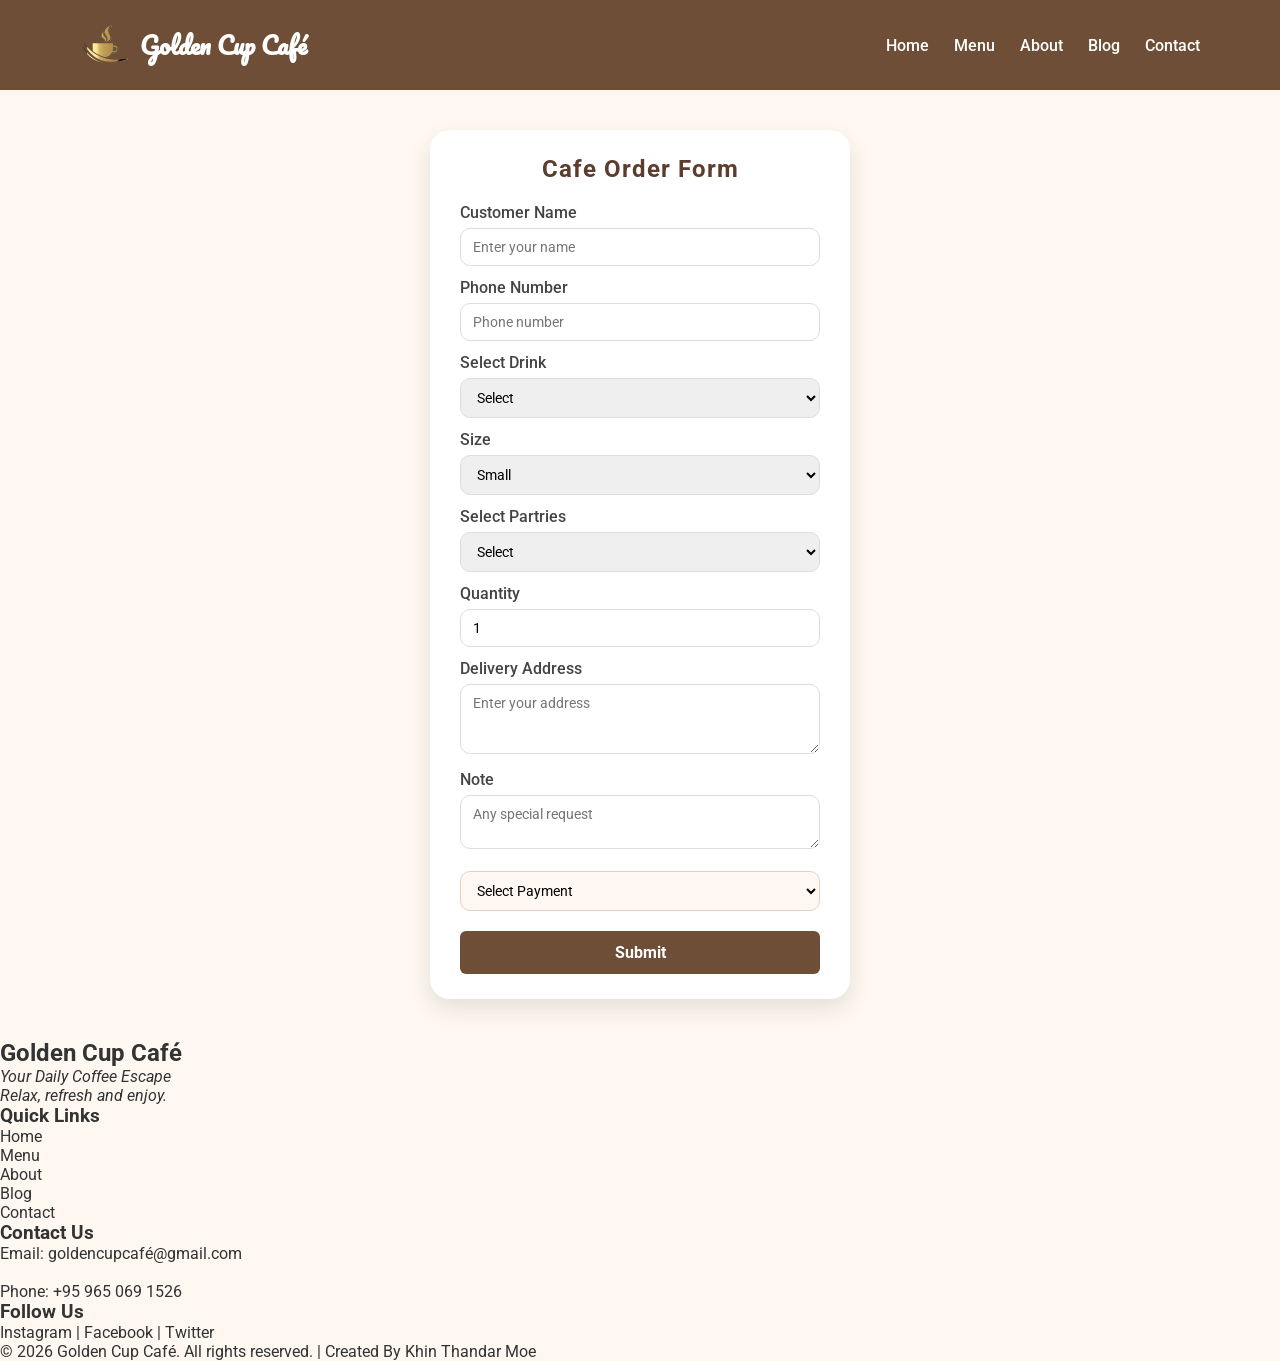
<file: orderform.html>
<!DOCTYPE html>
<html lang="en">
<head>
<meta charset="UTF-8">
<meta name="viewport">
<meta name="description" content="Enjoy the best coffee, tea, and fresh desserts at Golden Cup Café in Dawei. A cozy place to relax with friends. Visit us today!">
<title>Golden Cup Café | Order Form</title>
<link rel="icon" href="COFFEE_SHOP_LOGO.webp">
<link href="https://fonts.googleapis.com/css2?family=Roboto:wght@400;700&family=Pacifico&display=swap" rel="stylesheet">
<link rel="stylesheet" href="style.css">
</head>
  <!-- HEADER -->
  <header>
    <div class="logo">
      <img src="COFFEE_SHOP_LOGO.png" alt="Café Logo" class="logoimg"><h1>Golden Cup Café</h1>
    </div>
    <nav>
      <ul>
        <li><a href="index.html">Home</a></li>
        <li><a href="menu.html">Menu</a></li>
        <li><a href="about.html">About</a></li>
        <li><a href="blog.html">Blog</a></li>
        <li><a href="contact.html">Contact</a></li>
      </ul>
    </nav>
  </header>

<div class="order-container">
  <form action="#confirm-box1">
    <h2>Cafe Order Form</h2>

    <form>
        <!-- Name -->
        <label>Customer Name</label>
        <input type="text" placeholder="Enter your name" required>

        <!-- Phone -->
        <label>Phone Number</label>
        <input type="tel" placeholder="Phone number" required>

        <!-- Drink -->
        <label>Select Drink</label>
        <select>
          <option>Select</option>
            <option>Espresso</option>
            <option>Cappuccino</option>
            <option>Latte</option>
            <option>Iced Mocha</option>
            <option>Cortado</option>
            <option>Iced Dirty Chai Latte</option>
            <option>Irish Coffee</option>
            <option>Doppio Coffee</option>
            <option>Black Coffee</option>
            <option>Iced Coffee</option>
            <option>Flat White</option>
            <option>Iced Americano</option>
        </select>

        <!-- Size -->
        <label>Size</label>
        <select>
            <option>Small</option>
            <option>Medium</option>
            <option>Large</option>
        </select>

           <!-- Partries -->
        <label>Select Partries</label>
        <select>
            <option>Select</option>
            <option>Flaky Croissant</option>
            <option>Chocolate Croissant</option>
            <option>Strawberry Cream Croissant</option>
            <option>French Almond Croissant</option>
            <option>Ham & Cheese Croissant</option>
            <option>Matcha Glazed Croissant</option>
            <option>Banana Chocolate Muffin</option>
            <option>Chocolate Chip Cookie</option>
            <option>American pancake</option>
            <option>Sandwich</option>
            <option>Raspberry Croissant</option>
            <option>Salted Egg Croissant</option>
        </select>

        <!-- Quantity -->
        <label>Quantity</label>
        <input type="number" min="1" value="1">

        <!-- Delivery -->
        <label>Delivery Address</label>
        <textarea rows="3" placeholder="Enter your address"></textarea>

        <!-- Note -->
        <label>Note</label>
        <textarea rows="2" placeholder="Any special request"></textarea>

       <label></label>
       <select class="payment">
       <option>Select Payment</option>
       <option>KBZ Pay </option>
       <option>Wave Pay </option>
       <option>AYA Pay</option>
      </select>

<button type="submit1" class="order-btn1">Submit</button>

</form>
</div>

<div id="confirm-box1" class="modal-overlay1">
    <div class="modal-content1">
        <h3>Confirm Order!</h3>
        <p>Thank you for your order</p>
        <a href="#" class="close-btn1">OK</a>
    </div>
</div>


<!-- FOOTER -->
    <footer>
  <div class="footer-container">
    <div class="footer-brand">
      <h2>Golden Cup Café</h2>
      <p> <i>Your Daily Coffee Escape<br>
            Relax, refresh and enjoy.</i></p>
    </div>

    <!-- Quick Links -->
    <div class="footer-links">
      <h3>Quick Links</h3>
      <ul>
        <li><a href="index.html">Home</a></li>
        <li><a href="menu.html">Menu</a></li>
        <li><a href="about.html">About</a></li>
        <li><a href="blog.html">Blog</a></li>
        <li><a href="contact.html">Contact</a></li>
      </ul>
    </div>

    <!-- Contact Info -->
    <div class="footer-contact">
      <h3>Contact Us</h3>
      <p>Email: <a href="mailto:goldencupcafé@gmail.com">goldencupcafé@gmail.com</a></p>
      <br>
      <p>Phone: <a href="tel:+959650691526">+95 965 069 1526</a></p>
    </div>

    <!-- Social Media -->
    <div class="footer-social">
      <h3>Follow Us</h3>
      <a href="https://www.instagram.com" target="_blank">Instagram</a> |
      <a href="https://www.facebook.com" target="_blank">Facebook</a> |
      <a href="https://www.twitter.com" target="_blank">Twitter</a>
    </div>
  </div>

  <div class="footer-bottom">
    <p>&copy; 2026 Golden Cup Café. All rights reserved. | Created By Khin Thandar Moe</p>
  </div>
  </footer>
  
</body>
</html>
</file>
<file: style.css>
* {
      margin: 0;
      padding: 0;
      box-sizing: border-box;
      font-family: 'Roboto', sans-serif;
    }

    body {
      background-color: #fff8f0;
      color: #333;
    }

    /* HEADER / NAVBAR */

    header {
      display: flex;
      justify-content: space-between;
      align-items: center;
      padding: 20px 80px;
      background-color: #6f4e37;
      color: #fff;
      position: sticky;
      top: 0;
      z-index: 1000;
    }

    header h1 {
      font-family: 'Pacifico', cursive;
      font-size: 2rem;
    }

    .logo{
      display: flex;          
      align-items: center;    
      gap: 10px;
    }

    .logoimg{
      width: 50px;            
      height: 50px;
      object-fit: cover; 
    }

    .logo h1{
      font-size: 24px;
      margin: 0;
    }

    a {
      text-decoration: none;
      color: inherit;
    }

    img {
      max-width: 100%;
      display: block;
    }

    nav ul {
      display: flex;
      list-style: none;
      gap: 25px;
    }

    nav ul li a {
      color: #fff;
      font-weight: 500;
      transition: color 0.3s;
    }

    nav ul li a:hover {
      color: #f4d29a;
    }

    /* HERO SECTION */

    .hero {
      display: flex;
      justify-content: center;
      align-items: center;
      flex-direction: column;
      text-align: center;
      padding: 100px 20px;
      background: url(Images/Barista\ Faz\ Café\ Em\ Uma\ Máquina\ De\ Café\,\ Café\,\ Máquina\,\ Expresso\ Imagem\ de\ plano\ de\ fundo\ para\ download\ gratuito.jpg) center/cover no-repeat;
      color: #fff;
    }

    .hero h2 {
      font-size: 3rem;
      margin-bottom: 20px;
      text-shadow: 2px 2px 6px rgba(0,0,0,0.5);
    }

    .hero p {
      font-size: 1.2rem;
      margin-bottom: 30px;
      text-shadow: 1px 1px 4px rgba(0,0,0,0.5);
    }

    .hero a {
      background-color: #f4d29a;
      color: #6f4e37;
      padding: 12px 25px;
      border-radius: 30px;
      font-weight: bold;
      transition: background 0.3s;
    }

    .hero a:hover {
      background-color: #e6c28a;
    }

    /* ABOUT SECTION */

    .about {
      display: flex;
      flex-wrap: wrap;
      align-items: center;
      padding: 80px 50px;
      gap: 40px;
    }

    .about img {
     max-width: 100%;     
     width: 400px;        
     height: 320px;
     object-fit: cover;
     border-radius: 15px;
    }

    .about-text {
      flex: 1 1 400px;
    }

    .about-text h3 {
      font-size: 2rem;
      margin-bottom: 20px;
      color: #6f4e37;
    }

    .about-text p {
      line-height: 1.8;
      font-size: 1rem;
      color: #555;
    }

    /* MENU SECTION */

    .menu {
      padding: 80px 50px;
      background-color: #fff3e6;
      text-align: center;
    }

    .menu h3 {
      font-size: 2.5rem;
      margin-bottom: 50px;
      color: #6f4e37;
    }

    .menu-items {
      display: flex;
      flex-wrap: wrap;
      gap: 20px;
      justify-content: center;
    }
    .menu-item {
      background-color: #fff;
      padding: 20px;
      border-radius: 15px;
      width: 260px;
      box-shadow: 0 5px 15px rgba(0,0,0,0.1);
      transition: transform 0.3s;
      display: flex;
      flex-direction: column;
      justify-content: space-between;
      
    }
    .menu-item:hover {
      transform: translateY(-5px);
    }
    .menu-item img {
      border-radius: 10px;
      margin-bottom: 15px;
      width: 100%;
      height: 220px;
      object-fit: cover;
    }
    .menu-item h4 {
      color: #6f4e37;
      margin-bottom: 8px;
      text-align: left;
    }
    .menu-item p {
      font-size: 0.9rem;
      color: #555;
      margin-bottom: 8px;
      text-align: left;
      
    }
    .menu-item span {
      font-weight: bold;
      color: #6f4e37;
    }

    .page-title {
      text-align: center;
      padding: 80px 20px 40px;
      color: #6f4e37;
    }
    .page-title h2 {
      font-size: 3rem;
    }

    .page-title p{
      margin-top: 10px;
      font-size: 1.2rem;
      color: #555;
    }

    /* MENU PAGE */

    .menu-section {
      padding: 50px 80px;
    }
    .menu-category {
      margin-bottom: 60px;
    }
    .menu-category h3 {
      font-size: 2rem;
      color: #6f4e37;
      margin-bottom: 25px;
      border-bottom: 2px solid #f4d29a;
      display: inline-block;
      padding-bottom: 5px;
    }

    
    .order-btn {
  background: #6f4e37; 
  border: none;
  border-radius: 20px; 
  padding: 10px 20px;
  font-size: 15px;
  font-weight: 600;
  font-family: 'Segoe UI', sans-serif;
  color: #fff;
  cursor: pointer;
  box-shadow: 0 5px 12px rgba(0,0,0,0.2); 
  transition: all 0.3s ease;
  margin-top: 15px;
  width: 100%;
  text-align: center;
}

.order-btn:hover {
  transform: translateY(-4px);
  box-shadow: 0 8px 20px rgba(0,0,0,0.3);
  background: #6f4e37; 
}

/* ABOUT PAGE */

    .about-section {
      display: flex;
      flex-wrap: wrap;
      align-items: center;
      padding: 80px 50px;
      gap: 40px;
    }

    .about-section img {
      flex: 1 1 400px;
      width: 650px;
      border-radius: 15px;
    }

    .about-text {
      flex: 1 1 400px;
    }

    .about-text h3 {
      font-size: 2rem;
      margin-bottom: 20px;
      color: #6f4e37;
    }

    .about-text p {
      line-height: 1.8;
      font-size: 1rem;
      color: #555;
      margin-bottom: 15px;
    }

    .purpose {
      padding: 80px 50px;
      background-color: #fff3e6;
      text-align: center;
    }

    .purpose h3 {
      font-size: 2rem;
      color: #6f4e37;
      margin-bottom: 20px;
    }

    .purpose p {
      font-size: 1rem;
      color: #555;
      max-width: 700px;
      margin: 0 auto;
      line-height: 1.8;
    }

    /* BLOG PAGE */

    .blog-section {
      padding: 50px 80px;
      display: flex;
      flex-wrap: wrap;
      gap: 30px;
      justify-content: center;
    }

    .blog-post {
      background-color: #fff;
      border-radius: 15px;
      width: 500px;
      box-shadow: 0 5px 15px rgba(0,0,0,0.1);
      overflow: hidden;
      transition: transform 0.3s;
    }

    .blog-post:hover {
      transform: translateY(-5px);
    }

    .blog-post img {
      width: 100%;
      height: 200px;
      object-fit: cover;
    }

    .blog-content {
      padding: 20px;
    }

    .blog-content h3 {
      font-size: 1.5rem;
      color: #6f4e37;
      margin-bottom: 10px;
    }

    .blog-content p {
      font-size: 0.95rem;
      color: #555;
      line-height: 1.6;
      margin-bottom: 15px;
    }

    .blog-content a {
      color: #6f4e37;
      font-weight: bold;
      transition: color 0.3s;
    }

    .blog-content a:hover {
      color: #f4d29a;
    }

/* CONTACT PAGE */

    .contact-section {
      display: flex;
      flex-wrap: wrap;
      justify-content: space-between;
      padding: 50px 80px;
      gap: 40px;
      justify-content: center;
    }

    .contact-form {
      flex: 1 1 300px;
      background-color: #fff;
      padding: 20px;
      border-radius: 15px;
      box-shadow: 0 5px 15px rgba(0,0,0,0.1);
      max-width: 600px;
    }

    .contact-form h3 {
      font-size: 2rem;
      color: #6f4e37;
      margin-bottom: 20px;
    }

    .contact-form form {
      display: flex;
      flex-direction: column;
    }

    .contact-form input,
    .contact-form textarea {
      padding: 12px 15px;
      margin-bottom: 20px;
      border: 1px solid #ddd;
      border-radius: 8px;
      font-size: 1rem;
      resize: none;
    }

    .contact-form button {
      background-color: #6f4e37;
      color: #fff;
      padding: 12px 20px;
      border: none;
      border-radius: 30px;
      font-size: 1rem;
      font-weight: bold;
      cursor: pointer;
      transition: background 0.3s;
    }

    .contact-form button:hover {
      background-color: #55372a;
    }

    .map {
      margin-top: 40px;
      text-align: center;
    }

    .map iframe {
      width: 100%;
      height: 400px;
      border: none;
      border-radius: 15px;
    }

    /* ORDER FORM PAGE */

.order-container {
  max-width: 420px;
  margin: 40px auto;
  background: #ffffff;
  padding: 25px 30px;
  border-radius: 20px;
  box-shadow: 0 10px 25px rgba(0,0,0,0.1);
}

.order-container h2 {
  text-align: center;
  margin-bottom: 20px;
  color: #5c3d2e;
  letter-spacing: 1px;
}

label {
  display: block;
  margin-top: 12px;
  font-weight: 500;
  color: #444;
}

 .order-btn1 {
    width: 100%;
    padding: 12px;
    background-color: #6f4e37;
    color: white;
    border: none;
    border-radius: 6px;
    cursor: pointer;
    font-size: 16px;
    font-weight: bold;
    margin-top: 20px;
}

.modal-overlay1 {
    position: fixed;
    top: 0; left: 0;
    width: 100%; height: 100%;
    background: rgba(0, 0, 0, 0.5);
    display: none; 
    justify-content: center;
    align-items: center;
}

.modal-overlay1:target {
    display: flex;
}

.modal-content1 {
    background: white;
    padding: 25px;
    border-radius: 8px;
    text-align: center;
    box-shadow: 0 5px 15px rgba(0,0,0,0.3);
    animation: fadeIn 0.3s;
}

.close-btn1 {
    display: inline-block;
    margin-top: 15px;
    padding: 8px 25px;
    background:  #6f4e37;
    color: white;
    text-decoration: none;
    border-radius: 5px;
}

@keyframes fadeIn {
    from { opacity: 0; transform: translateY(-20px); }
    to { opacity: 1; transform: translateY(0); }
}

input,
select,
textarea {
  width: 100%;
  padding: 10px 12px;
  margin-top: 6px;
  border: 1px solid #ddd;
  border-radius: 10px;
  outline: none;
  font-size: 14px;
  transition: 0.3s;
  box-sizing: border-box;
}

input:focus,
select:focus,
textarea:focus {
  border-color: #c89b7b;
  box-shadow: 0 0 5px rgba(200,155,123,0.4);
} 

button:hover {
  background: #5a3f2d;
  transform: translateY(-2px);
}

.payment {
  background: #fff7f2;
  border: 1px solid #e6cfc2;
}
</file>
